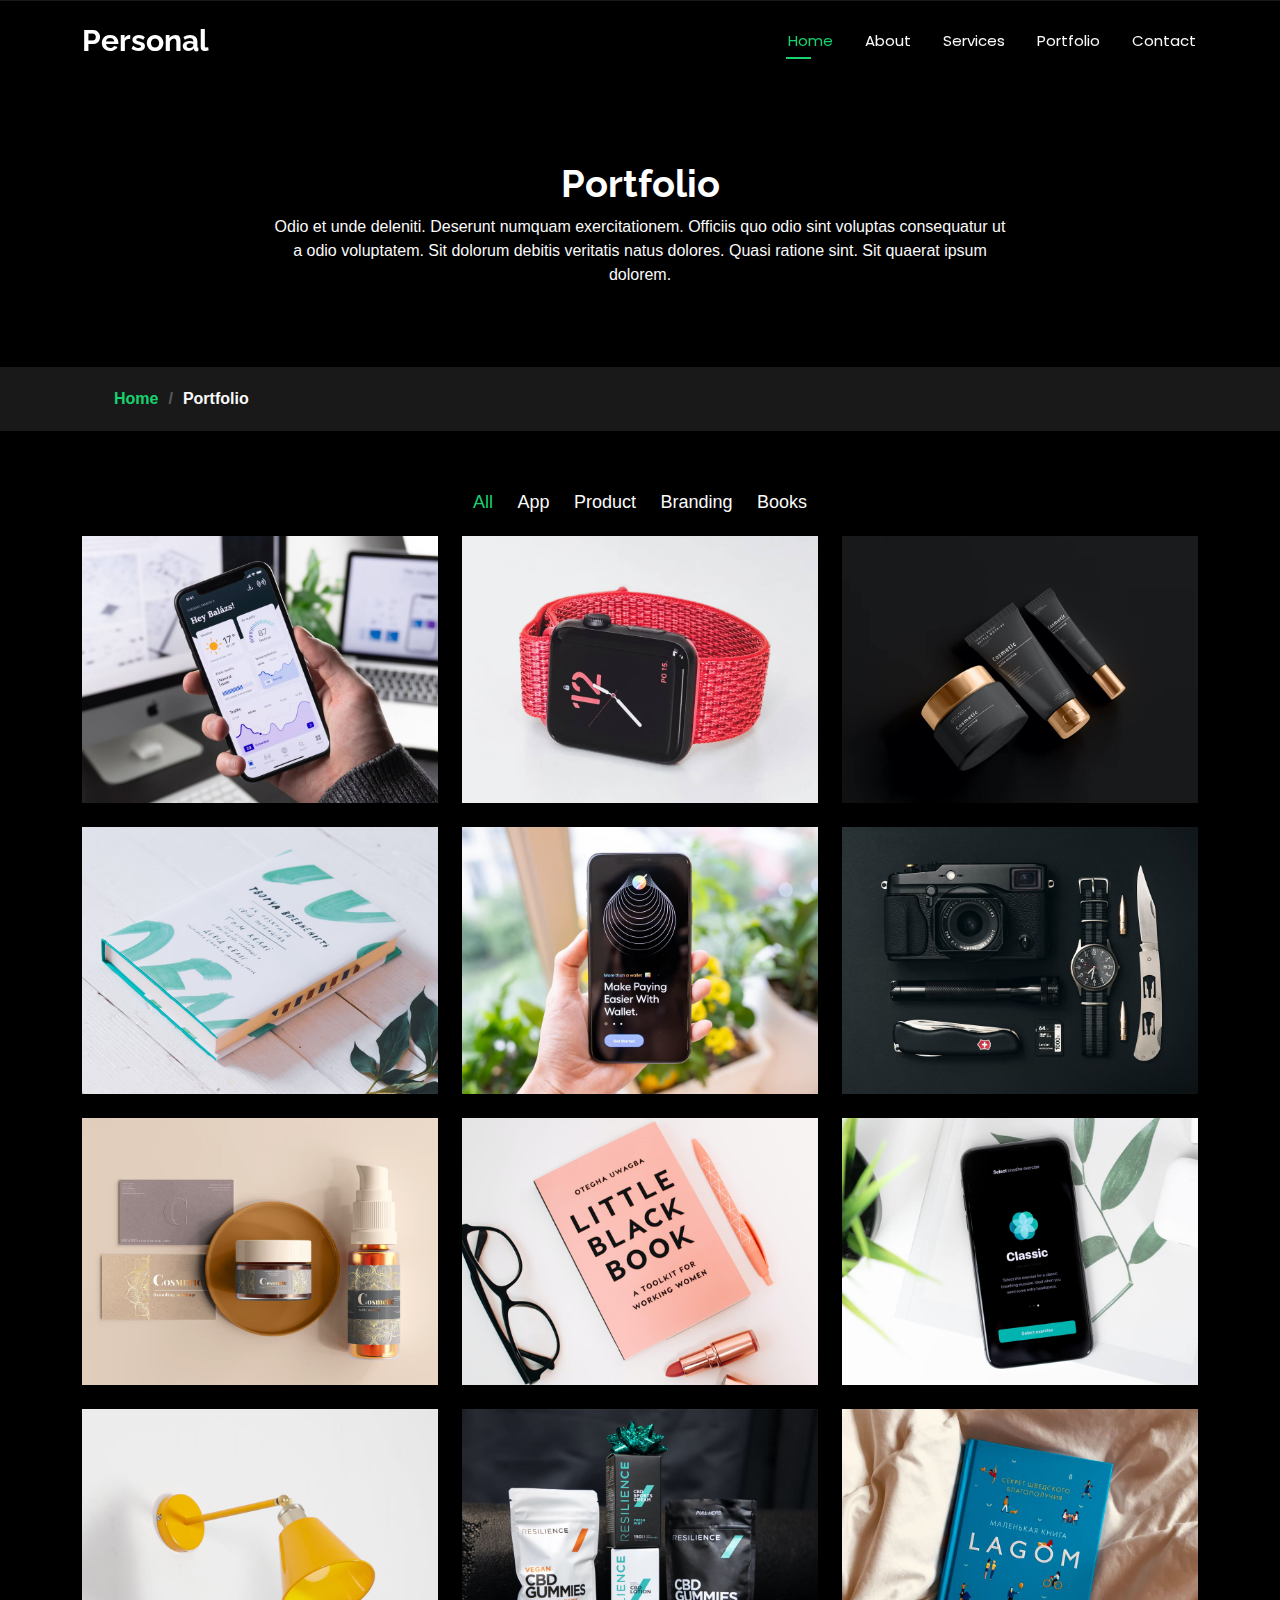
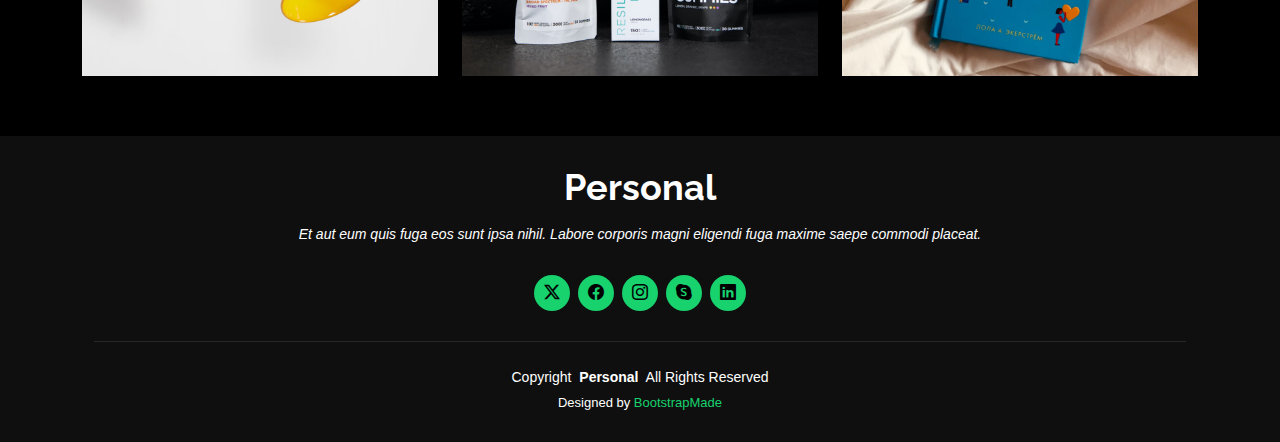
<file: portfolio.html>
<!DOCTYPE html>
<html lang="en">

<head>
  <meta charset="utf-8">
  <meta content="width=device-width, initial-scale=1.0" name="viewport">
  <title>Portfolio - Personal Bootstrap Template</title>
  <meta name="description" content="">
  <meta name="keywords" content="">

  <!-- Favicons -->
  <link href="assets/img/favicon.png" rel="icon">
  <link href="assets/img/apple-touch-icon.png" rel="apple-touch-icon">

  <!-- Fonts -->
  <link href="https://fonts.googleapis.com" rel="preconnect">
  <link href="https://fonts.gstatic.com" rel="preconnect" crossorigin>
  <link href="https://fonts.googleapis.com/css2?family=Roboto:ital,wght@0,100;0,300;0,400;0,500;0,700;0,900;1,100;1,300;1,400;1,500;1,700;1,900&family=Poppins:ital,wght@0,100;0,200;0,300;0,400;0,500;0,600;0,700;0,800;0,900;1,100;1,200;1,300;1,400;1,500;1,600;1,700;1,800;1,900&family=Raleway:ital,wght@0,100;0,200;0,300;0,400;0,500;0,600;0,700;0,800;0,900;1,100;1,200;1,300;1,400;1,500;1,600;1,700;1,800;1,900&display=swap" rel="stylesheet">

  <!-- Vendor CSS Files -->
  <link href="assets/vendor/bootstrap/css/bootstrap.min.css" rel="stylesheet">
  <link href="assets/vendor/bootstrap-icons/bootstrap-icons.css" rel="stylesheet">
  <link href="assets/vendor/aos/aos.css" rel="stylesheet">
  <link href="assets/vendor/swiper/swiper-bundle.min.css" rel="stylesheet">
  <link href="assets/vendor/glightbox/css/glightbox.min.css" rel="stylesheet">

  <!-- Main CSS File -->
  <link href="assets/css/main.css" rel="stylesheet">

  <!-- =======================================================
  * Template Name: Personal
  * Template URL: https://bootstrapmade.com/personal-free-resume-bootstrap-template/
  * Updated: Aug 07 2024 with Bootstrap v5.3.3
  * Author: BootstrapMade.com
  * License: https://bootstrapmade.com/license/
  ======================================================== -->
</head>

<body class="portfolio-page">

  <header id="header" class="header d-flex align-items-center fixed-top">
    <div class="container-fluid container-xl position-relative d-flex align-items-center justify-content-between">

      <a href="index.html" class="logo d-flex align-items-center">
        <!-- Uncomment the line below if you also wish to use an image logo -->
        <!-- <img src="assets/img/logo.png" alt=""> -->
        <h1 class="sitename">Personal</h1>
      </a>

      <nav id="navmenu" class="navmenu ">
        <ul>
          <li><a href="index.html" class="active">Home</a></li>
          <li><a href="about.html">About</a></li>
          <li><a href="resume.html">Services</a></li>
                    <li><a href="portfolio.html">Portfolio</a></li>
          <li><a href="contact.html">Contact</a></li>
        </ul>
        <i class="mobile-nav-toggle d-xl-none bi bi-list"></i>
      </nav>


    </div>
  </header>

  <main class="main">

    <!-- Page Title -->
    <div class="page-title" data-aos="fade">
      <div class="heading">
        <div class="container">
          <div class="row d-flex justify-content-center text-center">
            <div class="col-lg-8">
              <h1>Portfolio</h1>
              <p class="mb-0">Odio et unde deleniti. Deserunt numquam exercitationem. Officiis quo odio sint voluptas consequatur ut a odio voluptatem. Sit dolorum debitis veritatis natus dolores. Quasi ratione sint. Sit quaerat ipsum dolorem.</p>
            </div>
          </div>
        </div>
      </div>
      <nav class="breadcrumbs">
        <div class="container">
          <ol>
            <li><a href="index.html">Home</a></li>
            <li class="current">Portfolio</li>
          </ol>
        </div>
      </nav>
    </div><!-- End Page Title -->

    <!-- Portfolio Section -->
    <section id="portfolio" class="portfolio section">

      <div class="container">

        <div class="isotope-layout" data-default-filter="*" data-layout="masonry" data-sort="original-order">

          <ul class="portfolio-filters isotope-filters" data-aos="fade-up" data-aos-delay="100">
            <li data-filter="*" class="filter-active">All</li>
            <li data-filter=".filter-app">App</li>
            <li data-filter=".filter-product">Product</li>
            <li data-filter=".filter-branding">Branding</li>
            <li data-filter=".filter-books">Books</li>
          </ul><!-- End Portfolio Filters -->

          <div class="row gy-4 isotope-container" data-aos="fade-up" data-aos-delay="200">

            <div class="col-lg-4 col-md-6 portfolio-item isotope-item filter-app">
              <div class="portfolio-content h-100">
                <img src="assets/img/portfolio/app-1.jpg" class="img-fluid" alt="">
                <div class="portfolio-info">
                  <h4>App 1</h4>
                  <p>Lorem ipsum, dolor sit amet consectetur</p>
                  <a href="assets/img/portfolio/app-1.jpg" title="App 1" data-gallery="portfolio-gallery-app" class="glightbox preview-link"><i class="bi bi-zoom-in"></i></a>
                  <a href="portfolio-details.html" title="More Details" class="details-link"><i class="bi bi-link-45deg"></i></a>
                </div>
              </div>
            </div><!-- End Portfolio Item -->

            <div class="col-lg-4 col-md-6 portfolio-item isotope-item filter-product">
              <div class="portfolio-content h-100">
                <img src="assets/img/portfolio/product-1.jpg" class="img-fluid" alt="">
                <div class="portfolio-info">
                  <h4>Product 1</h4>
                  <p>Lorem ipsum, dolor sit amet consectetur</p>
                  <a href="assets/img/portfolio/product-1.jpg" title="Product 1" data-gallery="portfolio-gallery-product" class="glightbox preview-link"><i class="bi bi-zoom-in"></i></a>
                  <a href="portfolio-details.html" title="More Details" class="details-link"><i class="bi bi-link-45deg"></i></a>
                </div>
              </div>
            </div><!-- End Portfolio Item -->

            <div class="col-lg-4 col-md-6 portfolio-item isotope-item filter-branding">
              <div class="portfolio-content h-100">
                <img src="assets/img/portfolio/branding-1.jpg" class="img-fluid" alt="">
                <div class="portfolio-info">
                  <h4>Branding 1</h4>
                  <p>Lorem ipsum, dolor sit amet consectetur</p>
                  <a href="assets/img/portfolio/branding-1.jpg" title="Branding 1" data-gallery="portfolio-gallery-branding" class="glightbox preview-link"><i class="bi bi-zoom-in"></i></a>
                  <a href="portfolio-details.html" title="More Details" class="details-link"><i class="bi bi-link-45deg"></i></a>
                </div>
              </div>
            </div><!-- End Portfolio Item -->

            <div class="col-lg-4 col-md-6 portfolio-item isotope-item filter-books">
              <div class="portfolio-content h-100">
                <img src="assets/img/portfolio/books-1.jpg" class="img-fluid" alt="">
                <div class="portfolio-info">
                  <h4>Books 1</h4>
                  <p>Lorem ipsum, dolor sit amet consectetur</p>
                  <a href="assets/img/portfolio/books-1.jpg" title="Branding 1" data-gallery="portfolio-gallery-book" class="glightbox preview-link"><i class="bi bi-zoom-in"></i></a>
                  <a href="portfolio-details.html" title="More Details" class="details-link"><i class="bi bi-link-45deg"></i></a>
                </div>
              </div>
            </div><!-- End Portfolio Item -->

            <div class="col-lg-4 col-md-6 portfolio-item isotope-item filter-app">
              <div class="portfolio-content h-100">
                <img src="assets/img/portfolio/app-2.jpg" class="img-fluid" alt="">
                <div class="portfolio-info">
                  <h4>App 2</h4>
                  <p>Lorem ipsum, dolor sit amet consectetur</p>
                  <a href="assets/img/portfolio/app-2.jpg" title="App 2" data-gallery="portfolio-gallery-app" class="glightbox preview-link"><i class="bi bi-zoom-in"></i></a>
                  <a href="portfolio-details.html" title="More Details" class="details-link"><i class="bi bi-link-45deg"></i></a>
                </div>
              </div>
            </div><!-- End Portfolio Item -->

            <div class="col-lg-4 col-md-6 portfolio-item isotope-item filter-product">
              <div class="portfolio-content h-100">
                <img src="assets/img/portfolio/product-2.jpg" class="img-fluid" alt="">
                <div class="portfolio-info">
                  <h4>Product 2</h4>
                  <p>Lorem ipsum, dolor sit amet consectetur</p>
                  <a href="assets/img/portfolio/product-2.jpg" title="Product 2" data-gallery="portfolio-gallery-product" class="glightbox preview-link"><i class="bi bi-zoom-in"></i></a>
                  <a href="portfolio-details.html" title="More Details" class="details-link"><i class="bi bi-link-45deg"></i></a>
                </div>
              </div>
            </div><!-- End Portfolio Item -->

            <div class="col-lg-4 col-md-6 portfolio-item isotope-item filter-branding">
              <div class="portfolio-content h-100">
                <img src="assets/img/portfolio/branding-2.jpg" class="img-fluid" alt="">
                <div class="portfolio-info">
                  <h4>Branding 2</h4>
                  <p>Lorem ipsum, dolor sit amet consectetur</p>
                  <a href="assets/img/portfolio/branding-2.jpg" title="Branding 2" data-gallery="portfolio-gallery-branding" class="glightbox preview-link"><i class="bi bi-zoom-in"></i></a>
                  <a href="portfolio-details.html" title="More Details" class="details-link"><i class="bi bi-link-45deg"></i></a>
                </div>
              </div>
            </div><!-- End Portfolio Item -->

            <div class="col-lg-4 col-md-6 portfolio-item isotope-item filter-books">
              <div class="portfolio-content h-100">
                <img src="assets/img/portfolio/books-2.jpg" class="img-fluid" alt="">
                <div class="portfolio-info">
                  <h4>Books 2</h4>
                  <p>Lorem ipsum, dolor sit amet consectetur</p>
                  <a href="assets/img/portfolio/books-2.jpg" title="Branding 2" data-gallery="portfolio-gallery-book" class="glightbox preview-link"><i class="bi bi-zoom-in"></i></a>
                  <a href="portfolio-details.html" title="More Details" class="details-link"><i class="bi bi-link-45deg"></i></a>
                </div>
              </div>
            </div><!-- End Portfolio Item -->

            <div class="col-lg-4 col-md-6 portfolio-item isotope-item filter-app">
              <div class="portfolio-content h-100">
                <img src="assets/img/portfolio/app-3.jpg" class="img-fluid" alt="">
                <div class="portfolio-info">
                  <h4>App 3</h4>
                  <p>Lorem ipsum, dolor sit amet consectetur</p>
                  <a href="assets/img/portfolio/app-3.jpg" title="App 3" data-gallery="portfolio-gallery-app" class="glightbox preview-link"><i class="bi bi-zoom-in"></i></a>
                  <a href="portfolio-details.html" title="More Details" class="details-link"><i class="bi bi-link-45deg"></i></a>
                </div>
              </div>
            </div><!-- End Portfolio Item -->

            <div class="col-lg-4 col-md-6 portfolio-item isotope-item filter-product">
              <div class="portfolio-content h-100">
                <img src="assets/img/portfolio/product-3.jpg" class="img-fluid" alt="">
                <div class="portfolio-info">
                  <h4>Product 3</h4>
                  <p>Lorem ipsum, dolor sit amet consectetur</p>
                  <a href="assets/img/portfolio/product-3.jpg" title="Product 3" data-gallery="portfolio-gallery-product" class="glightbox preview-link"><i class="bi bi-zoom-in"></i></a>
                  <a href="portfolio-details.html" title="More Details" class="details-link"><i class="bi bi-link-45deg"></i></a>
                </div>
              </div>
            </div><!-- End Portfolio Item -->

            <div class="col-lg-4 col-md-6 portfolio-item isotope-item filter-branding">
              <div class="portfolio-content h-100">
                <img src="assets/img/portfolio/branding-3.jpg" class="img-fluid" alt="">
                <div class="portfolio-info">
                  <h4>Branding 3</h4>
                  <p>Lorem ipsum, dolor sit amet consectetur</p>
                  <a href="assets/img/portfolio/branding-3.jpg" title="Branding 2" data-gallery="portfolio-gallery-branding" class="glightbox preview-link"><i class="bi bi-zoom-in"></i></a>
                  <a href="portfolio-details.html" title="More Details" class="details-link"><i class="bi bi-link-45deg"></i></a>
                </div>
              </div>
            </div><!-- End Portfolio Item -->

            <div class="col-lg-4 col-md-6 portfolio-item isotope-item filter-books">
              <div class="portfolio-content h-100">
                <img src="assets/img/portfolio/books-3.jpg" class="img-fluid" alt="">
                <div class="portfolio-info">
                  <h4>Books 3</h4>
                  <p>Lorem ipsum, dolor sit amet consectetur</p>
                  <a href="assets/img/portfolio/books-3.jpg" title="Branding 3" data-gallery="portfolio-gallery-book" class="glightbox preview-link"><i class="bi bi-zoom-in"></i></a>
                  <a href="portfolio-details.html" title="More Details" class="details-link"><i class="bi bi-link-45deg"></i></a>
                </div>
              </div>
            </div><!-- End Portfolio Item -->

          </div><!-- End Portfolio Container -->

        </div>

      </div>

    </section><!-- /Portfolio Section -->

  </main>

  <footer id="footer" class="footer dark-background">
    <div class="container">
      <h3 class="sitename">Personal</h3>
      <p>Et aut eum quis fuga eos sunt ipsa nihil. Labore corporis magni eligendi fuga maxime saepe commodi placeat.</p>
      <div class="social-links d-flex justify-content-center">
        <a href=""><i class="bi bi-twitter-x"></i></a>
        <a href=""><i class="bi bi-facebook"></i></a>
        <a href=""><i class="bi bi-instagram"></i></a>
        <a href=""><i class="bi bi-skype"></i></a>
        <a href=""><i class="bi bi-linkedin"></i></a>
      </div>
      <div class="container">
        <div class="copyright">
          <span>Copyright</span> <strong class="px-1 sitename">Personal</strong> <span>All Rights Reserved</span>
        </div>
        <div class="credits">
          <!-- All the links in the footer should remain intact. -->
          <!-- You can delete the links only if you've purchased the pro version. -->
          <!-- Licensing information: https://bootstrapmade.com/license/ -->
          <!-- Purchase the pro version with working PHP/AJAX contact form: [buy-url] -->
          Designed by <a href="https://bootstrapmade.com/">BootstrapMade</a>
        </div>
      </div>
    </div>
  </footer>

  <!-- Scroll Top -->
  <a href="#" id="scroll-top" class="scroll-top d-flex align-items-center justify-content-center"><i class="bi bi-arrow-up-short"></i></a>

  <!-- Preloader -->
  <div id="preloader"></div>

  <!-- Vendor JS Files -->
  <script src="assets/vendor/bootstrap/js/bootstrap.bundle.min.js"></script>
  <script src="assets/vendor/php-email-form/validate.js"></script>
  <script src="assets/vendor/aos/aos.js"></script>
  <script src="assets/vendor/typed.js/typed.umd.js"></script>
  <script src="assets/vendor/purecounter/purecounter_vanilla.js"></script>
  <script src="assets/vendor/waypoints/noframework.waypoints.js"></script>
  <script src="assets/vendor/swiper/swiper-bundle.min.js"></script>
  <script src="assets/vendor/glightbox/js/glightbox.min.js"></script>
  <script src="assets/vendor/imagesloaded/imagesloaded.pkgd.min.js"></script>
  <script src="assets/vendor/isotope-layout/isotope.pkgd.min.js"></script>

  <!-- Main JS File -->
  <script src="assets/js/main.js"></script>

</body>

</html>
</file>
<file: assets/css/main.css>
/**
* Template Name: Personal
* Template URL: https://bootstrapmade.com/personal-free-resume-bootstrap-template/
* Updated: Aug 07 2024 with Bootstrap v5.3.3
* Author: BootstrapMade.com
* License: https://bootstrapmade.com/license/
*/

/*--------------------------------------------------------------
# Font & Color Variables
# Help: https://bootstrapmade.com/color-system/
--------------------------------------------------------------*/
/* Fonts */
:root {
  --default-font: "Roboto",  system-ui, -apple-system, "Segoe UI", Roboto, "Helvetica Neue", Arial, "Noto Sans", "Liberation Sans", sans-serif, "Apple Color Emoji", "Segoe UI Emoji", "Segoe UI Symbol", "Noto Color Emoji";
  --heading-font: "Raleway",  sans-serif;
  --nav-font: "Poppins",  sans-serif;
}

/* Global Colors - The following color variables are used throughout the website. Updating them here will change the color scheme of the entire website */
:root { 
  --background-color: #000000; /* Background color for the entire website, including individual sections */
  --default-color: #fafafa; /* Default color used for the majority of the text content across the entire website */
  --heading-color: #ffffff; /* Color for headings, subheadings and title throughout the website */
  --accent-color: #18d26e; /* Accent color that represents your brand on the website. It's used for buttons, links, and other elements that need to stand out */
  --surface-color: #1a1a1a; /* The surface color is used as a background of boxed elements within sections, such as cards, icon boxes, or other elements that require a visual separation from the global background. */
  --contrast-color: #000000; /* Contrast color for text, ensuring readability against backgrounds of accent, heading, or default colors. */
}

/* Nav Menu Colors - The following color variables are used specifically for the navigation menu. They are separate from the global colors to allow for more customization options */
:root {
  --nav-color: #fafafa;  /* The default color of the main navmenu links */
  --nav-hover-color: #18d26e; /* Applied to main navmenu links when they are hovered over or active */
  --nav-mobile-background-color: #1a1a1a; /* Used as the background color for mobile navigation menu */
  --nav-dropdown-background-color: #1a1a1a; /* Used as the background color for dropdown items that appear when hovering over primary navigation items */
  --nav-dropdown-color: #fafafa; /* Used for navigation links of the dropdown items in the navigation menu. */
  --nav-dropdown-hover-color: #18d26e; /* Similar to --nav-hover-color, this color is applied to dropdown navigation links when they are hovered over. */
}

/* Color Presets - These classes override global colors when applied to any section or element, providing reuse of the sam color scheme. */

.light-background {
  --background-color: #1a1a1a;
  --surface-color: #343434;
}

.dark-background {
  --background-color: rgba(15, 15, 15, 0.975);
  --default-color: #ffffff;
  --heading-color: #ffffff;
  --surface-color: #292929f9;
  --contrast-color: #000000;
}

/* Smooth scroll */
:root {
  scroll-behavior: smooth;
}


/*--------------------------------------------------------------
# General Styling & Shared Classes
--------------------------------------------------------------*/
body {
  color: var(--default-color);
  background-color: var(--background-color);
  font-family: var(--default-font);
}

a {
  color: var(--accent-color);
  text-decoration: none;
  transition: 0.3s;
}

a:hover {
  color: color-mix(in srgb, var(--accent-color), transparent 25%);
  text-decoration: none;
}

h1,
h2,
h3,
h4,
h5,
h6 {
  color: var(--heading-color);
  font-family: var(--heading-font);
}

/* PHP Email Form Messages
------------------------------*/
.php-email-form .error-message {
  display: none;
  background: #df1529;
  color: #ffffff;
  text-align: left;
  padding: 15px;
  margin-bottom: 24px;
  font-weight: 600;
}

.php-email-form .sent-message {
  display: none;
  color: #ffffff;
  background: #059652;
  text-align: center;
  padding: 15px;
  margin-bottom: 24px;
  font-weight: 600;
}

.php-email-form .loading {
  display: none;
  background: var(--surface-color);
  text-align: center;
  padding: 15px;
  margin-bottom: 24px;
}

.php-email-form .loading:before {
  content: "";
  display: inline-block;
  border-radius: 50%;
  width: 24px;
  height: 24px;
  margin: 0 10px -6px 0;
  border: 3px solid var(--accent-color);
  border-top-color: var(--surface-color);
  animation: php-email-form-loading 1s linear infinite;
}

@keyframes php-email-form-loading {
  0% {
    transform: rotate(0deg);
  }

  100% {
    transform: rotate(360deg);
  }
}

/*--------------------------------------------------------------
# Global Header
--------------------------------------------------------------*/
.header {
  --background-color: rgba(0, 0, 0, 0);
  color: var(--default-color);
  background-color: var(--background-color);
  padding: 15px 0;
  transition: all 0.5s;
  z-index: 997;
}

.header .logo {
  line-height: 1;
}

.header .logo img {
  max-height: 32px;
  margin-right: 8px;
}

.header .logo h1 {
  font-size: 30px;
  margin: 0;
  font-weight: 700;
  color: var(--heading-color);
}

.scrolled .header {
  box-shadow: 0px 0 18px rgba(0, 0, 0, 0.1);
}

/* Global Header on Scroll
------------------------------*/
.scrolled .header {
  --background-color: rgba(0, 0, 0, 0.8);
}

/*--------------------------------------------------------------
# Navigation Menu
--------------------------------------------------------------*/
/* Desktop Navigation */
@media (min-width: 1200px) {
  .navmenu {
    padding: 0;
  }

  .navmenu ul {
    margin: 0;
    padding: 0;
    display: flex;
    list-style: none;
    align-items: center;
  }

  .navmenu li {
    position: relative;
  }

  .navmenu>ul>li {
    white-space: nowrap;
    padding: 15px 14px;
  }

  .navmenu>ul>li:last-child {
    padding-right: 0;
  }

  .navmenu a,
  .navmenu a:focus {
    color: var(--nav-color);
    font-size: 15px;
    padding: 0 2px;
    font-family: var(--nav-font);
    font-weight: 400;
    display: flex;
    align-items: center;
    justify-content: space-between;
    white-space: nowrap;
    transition: 0.3s;
    position: relative;
  }

  .navmenu a i,
  .navmenu a:focus i {
    font-size: 12px;
    line-height: 0;
    margin-left: 5px;
    transition: 0.3s;
  }

  .navmenu>ul>li>a:before {
    content: "";
    position: absolute;
    height: 2px;
    bottom: -6px;
    left: 0;
    background-color: var(--nav-hover-color);
    visibility: hidden;
    width: 0px;
    transition: all 0.3s ease-in-out 0s;
  }

  .navmenu a:hover:before,
  .navmenu li:hover>a:before,
  .navmenu .active:before {
    visibility: visible;
    width: 25px;
  }

  .navmenu li:hover>a,
  .navmenu .active,
  .navmenu .active:focus {
    color: var(--nav-hover-color);
  }

  .navmenu .dropdown ul {
    margin: 0;
    padding: 10px 0;
    background: var(--nav-dropdown-background-color);
    display: block;
    position: absolute;
    visibility: hidden;
    left: 14px;
    top: 130%;
    opacity: 0;
    transition: 0.3s;
    border-radius: 4px;
    z-index: 99;
    box-shadow: 0px 0px 30px rgba(0, 0, 0, 0.1);
  }

  .navmenu .dropdown ul li {
    min-width: 200px;
  }

  .navmenu .dropdown ul a {
    padding: 10px 20px;
    font-size: 15px;
    text-transform: none;
    color: var(--nav-dropdown-color);
  }

  .navmenu .dropdown ul a i {
    font-size: 12px;
  }

  .navmenu .dropdown ul a:hover,
  .navmenu .dropdown ul .active:hover,
  .navmenu .dropdown ul li:hover>a {
    color: var(--nav-dropdown-hover-color);
  }

  .navmenu .dropdown:hover>ul {
    opacity: 1;
    top: 100%;
    visibility: visible;
  }

  .navmenu .dropdown .dropdown ul {
    top: 0;
    left: -90%;
    visibility: hidden;
  }

  .navmenu .dropdown .dropdown:hover>ul {
    opacity: 1;
    top: 0;
    left: -100%;
    visibility: visible;
  }
}

/* Mobile Navigation */
@media (max-width: 1199px) {
  .mobile-nav-toggle {
    color: var(--nav-color);
    font-size: 28px;
    line-height: 0;
    margin-right: 10px;
    cursor: pointer;
    transition: color 0.3s;
  }

  .navmenu {
    padding: 0;
    z-index: 9997;
  }

  .navmenu ul {
    display: none;
    list-style: none;
    position: absolute;
    inset: 60px 20px 20px 20px;
    padding: 10px 0;
    margin: 0;
    border-radius: 6px;
    background-color: var(--nav-mobile-background-color);
    border: 1px solid color-mix(in srgb, var(--default-color), transparent 90%);
    box-shadow: none;
    overflow-y: auto;
    transition: 0.3s;
    z-index: 9998;
  }

  .navmenu a,
  .navmenu a:focus {
    color: var(--nav-dropdown-color);
    padding: 10px 20px;
    font-family: var(--nav-font);
    font-size: 17px;
    font-weight: 500;
    display: flex;
    align-items: center;
    justify-content: space-between;
    white-space: nowrap;
    transition: 0.3s;
  }

  .navmenu a i,
  .navmenu a:focus i {
    font-size: 12px;
    line-height: 0;
    margin-left: 5px;
    width: 30px;
    height: 30px;
    display: flex;
    align-items: center;
    justify-content: center;
    border-radius: 50%;
    transition: 0.3s;
    background-color: color-mix(in srgb, var(--accent-color), transparent 90%);
  }

  .navmenu a i:hover,
  .navmenu a:focus i:hover {
    background-color: var(--accent-color);
    color: var(--contrast-color);
  }

  .navmenu a:hover,
  .navmenu .active,
  .navmenu .active:focus {
    color: var(--nav-dropdown-hover-color);
  }

  .navmenu .active i,
  .navmenu .active:focus i {
    background-color: var(--accent-color);
    color: var(--contrast-color);
    transform: rotate(180deg);
  }

  .navmenu .dropdown ul {
    position: static;
    display: none;
    z-index: 99;
    padding: 10px 0;
    margin: 10px 20px;
    background-color: var(--nav-dropdown-background-color);
    transition: all 0.5s ease-in-out;
  }

  .navmenu .dropdown ul ul {
    background-color: rgba(33, 37, 41, 0.1);
  }

  .navmenu .dropdown>.dropdown-active {
    display: block;
    background-color: rgba(33, 37, 41, 0.03);
  }

  .mobile-nav-active {
    overflow: hidden;
  }

  .mobile-nav-active .mobile-nav-toggle {
    color: #fff;
    position: absolute;
    font-size: 32px;
    top: 15px;
    right: 15px;
    margin-right: 0;
    z-index: 9999;
  }

  .mobile-nav-active .navmenu {
    position: fixed;
    overflow: hidden;
    inset: 0;
    background: rgba(33, 37, 41, 0.8);
    transition: 0.3s;
  }

  .mobile-nav-active .navmenu>ul {
    display: block;
  }
}

/*--------------------------------------------------------------
# Global Footer
--------------------------------------------------------------*/
.footer {
  color: var(--default-color);
  background-color: var(--background-color);
  font-size: 14px;
  text-align: center;
  padding: 30px 0;
  position: relative;
}

.footer h3 {
  font-size: 36px;
  font-weight: 700;
  position: relative;
  padding: 0;
  margin: 0 0 15px 0;
}

.footer p {
  font-size: 15;
  font-style: italic;
  padding: 0;
  margin: 0 0 30px 0;
}

.footer .social-links {
  margin: 0 0 30px 0;
}

.footer .social-links a {
  font-size: 16px;
  display: flex;
  align-items: center;
  justify-content: center;
  background: var(--accent-color);
  color: var(--contrast-color);
  line-height: 1;
  margin: 0 4px;
  border-radius: 50%;
  text-align: center;
  width: 36px;
  height: 36px;
  transition: 0.3s;
}

.footer .social-links a:hover {
  background: color-mix(in srgb, var(--accent-color), transparent 20%);
  text-decoration: none;
}

.footer .copyright {
  padding-top: 25px;
  border-top: 1px solid color-mix(in srgb, var(--default-color), transparent 90%);
}

.footer .credits {
  font-size: 13px;
  padding-top: 5px;
}

/*--------------------------------------------------------------
# Preloader
--------------------------------------------------------------*/
#preloader {
  position: fixed;
  inset: 0;
  z-index: 999999;
  overflow: hidden;
  background: var(--background-color);
  transition: all 0.6s ease-out;
}

#preloader:before {
  content: "";
  position: fixed;
  top: calc(50% - 30px);
  left: calc(50% - 30px);
  border: 6px solid #ffffff;
  border-color: var(--accent-color) transparent var(--accent-color) transparent;
  border-radius: 50%;
  width: 60px;
  height: 60px;
  animation: animate-preloader 1.5s linear infinite;
}

@keyframes animate-preloader {
  0% {
    transform: rotate(0deg);
  }

  100% {
    transform: rotate(360deg);
  }
}

/*--------------------------------------------------------------
# Scroll Top Button
--------------------------------------------------------------*/
.scroll-top {
  position: fixed;
  visibility: hidden;
  opacity: 0;
  right: 15px;
  bottom: -15px;
  z-index: 99999;
  background-color: var(--accent-color);
  width: 44px;
  height: 44px;
  border-radius: 50px;
  transition: all 0.4s;
}

.scroll-top i {
  font-size: 24px;
  color: var(--contrast-color);
  line-height: 0;
}

.scroll-top:hover {
  background-color: color-mix(in srgb, var(--accent-color), transparent 20%);
  color: var(--contrast-color);
}

.scroll-top.active {
  visibility: visible;
  opacity: 1;
  bottom: 15px;
}

/*--------------------------------------------------------------
# Disable aos animation delay on mobile devices
--------------------------------------------------------------*/
@media screen and (max-width: 768px) {
  [data-aos-delay] {
    transition-delay: 0 !important;
  }
}

/*--------------------------------------------------------------
# Global Page Titles & Breadcrumbs
--------------------------------------------------------------*/
.page-title {
  color: var(--default-color);
  background-color: var(--background-color);
  position: relative;
}

.page-title .heading {
  padding: 160px 0 80px 0;
  border-top: 1px solid color-mix(in srgb, var(--default-color), transparent 90%);
}

.page-title .heading h1 {
  font-size: 38px;
  font-weight: 700;
}

.page-title nav {
  background-color: color-mix(in srgb, var(--default-color), transparent 90%);
  padding: 20px 0;
}

.page-title nav ol {
  display: flex;
  flex-wrap: wrap;
  list-style: none;
  margin: 0;
  font-size: 16px;
  font-weight: 600;
}

.page-title nav ol li+li {
  padding-left: 10px;
}

.page-title nav ol li+li::before {
  content: "/";
  display: inline-block;
  padding-right: 10px;
  color: color-mix(in srgb, var(--default-color), transparent 70%);
}

/*--------------------------------------------------------------
# Global Sections
--------------------------------------------------------------*/
section,
.section {
  color: var(--default-color);
  background-color: var(--background-color);
  padding: 60px 0;
  scroll-margin-top: 100px;
  overflow: clip;
}

@media (max-width: 1199px) {

  section,
  .section {
    scroll-margin-top: 66px;
  }
}

/*--------------------------------------------------------------
# Global Section Titles
--------------------------------------------------------------*/
.section-title {
  padding-bottom: 60px;
  position: relative;
}

.section-title h2 {
  font-size: 14px;
  font-weight: 500;
  padding: 0;
  line-height: 1px;
  margin: 0;
  letter-spacing: 1.5px;
  text-transform: uppercase;
  color: color-mix(in srgb, var(--default-color), transparent 50%);
  position: relative;
}

.section-title h2::after {
  content: "";
  width: 120px;
  height: 1px;
  display: inline-block;
  background: var(--accent-color);
  margin: 4px 10px;
}

.section-title div {
  color: var(--heading-color);
  margin: 0;
  margin: 0;
  font-size: 28px;
  font-weight: 700;
  text-transform: uppercase;
  font-family: var(--heading-font);
}

/*--------------------------------------------------------------
# Hero Section
--------------------------------------------------------------*/
.hero {
  display: flex;
  align-items: center;
  justify-content: space-between;
  min-height: 100vh;
  padding: 0 20px;
}

.hero-content {
  max-width: 60%;
  margin-right: 0;
 /* Reduce margin on the right to decrease spacing */
}

.hero-image {
  flex: 0 1 auto;
  display: flex;
  justify-content: center;
  align-items: center;
  margin-right: 10%;
}

.profile-image {
  width: 260px; /* Adjust as needed */
  height: 260px; /* Adjust as needed */
  border-radius: 50%; /* Makes the image circular */
  background-color: #18d26e; /* Teal background color */
  display: flex;
  align-items: center;
  justify-content: center;
  overflow: hidden;
 
  box-shadow: 0 4px 10px rgba(0, 0, 0, 0.2); /* Optional shadow */
}

.profile-image img {
  width: 90%; /* Slight padding inside the circle */
  height: 90%;
  object-fit: cover; /* Ensures the image scales without distortion */
  border-radius: 50%; /* Keeps the image itself circular */
}

.hero {
  width: 100%;
  min-height: 100vh;
  position: relative;
  gap: 10px; 
  display: flex;
  align-items: center;
  justify-content: flex-end;
  background-image: none;
  padding: 0 20px;
}



.hero .container {
  position: relative;
  z-index: 3;
  margin-left: 18%;
  padding: 0;
}

.hero h2 {
  margin: 0;
  font-size: 64px;
  font-weight: 700;
}

.hero p {
  margin: 5px 0 0 0;
  font-size: 26px;
}

.hero p span {
  letter-spacing: 1px;
  border-bottom: 2px solid var(--accent-color);
}

.hero .social-links {
  margin-top: 25px;
}

.hero .social-links a {
  background-color: color-mix(in srgb, var(--default-color), transparent 90%);
  color: var(--default-color);
  font-size: 14px;
  width: 40px;
  height: 40px;
  border-radius: 50px;
  display: inline-flex;
  align-items: center;
  justify-content: center;
  margin-right: 20px;
  transition: 0.3s;
}

.hero .social-links a:hover {
  background-color: var(--accent-color);
}

@media (max-width: 768px) {
  .hero h2 {
    font-size: 32px;
  }

  .hero p {
    font-size: 20px;
  }
  
}

/*--------------------------------------------------------------
# About Section
--------------------------------------------------------------*/
.about .content h2 {
  font-weight: 700;
  font-size: 24px;
}

.about .content ul {
  list-style: none;
  padding: 0;
}

.about img{
  width: 100%; 
  height: 450px;
   object-fit: cover;
}
.about .content ul li {
  margin-bottom: 20px;
  display: flex;
  align-items: center;
}

.about .content ul strong {
  margin-right: 10px;
}

.about .content ul i {
  font-size: 16px;
  margin-right: 5px;
  color: var(--accent-color);
  line-height: 0;
}

/*--------------------------------------------------------------
# Stats Section
--------------------------------------------------------------*/
.stats i {
  background-color: var(--surface-color);
  color: var(--accent-color);
  box-shadow: 0px 2px 25px rgba(0, 0, 0, 0.1);
  width: 54px;
  height: 54px;
  font-size: 24px;
  border-radius: 50px;
  border: 2px solid var(--background-color);
  display: inline-flex;
  align-items: center;
  justify-content: center;
  position: relative;
  z-index: 1;
}

.stats .stats-item {
  background-color: var(--surface-color);
  margin-top: -27px;
  padding: 30px 30px 25px 30px;
  width: 100%;
  position: relative;
  text-align: center;
  box-shadow: 0px 2px 35px rgba(0, 0, 0, 0.1);
  border-radius: 4px;
  z-index: 0;
}

.stats .stats-item span {
  font-size: 36px;
  display: block;
  font-weight: 700;
  color: color-mix(in srgb, var(--default-color), transparent 20%);
}

.stats .stats-item p {
  padding: 0;
  margin: 0;
  font-family: var(--heading-font);
  font-size: 16px;
}

/*--------------------------------------------------------------
# Skills Section
--------------------------------------------------------------*/
.skills .progress {
  height: 60px;
  display: block;
  background: none;
  border-radius: 0;
}

.skills .progress .skill {
  color: var(--heading-color);
  padding: 0;
  margin: 0 0 6px 0;
  text-transform: uppercase;
  display: block;
  font-weight: 600;
  font-family: var(--heading-font);
}

.skills .progress .skill .val {
  float: right;
  font-style: normal;
}

.skills .progress-bar-wrap {
  background: color-mix(in srgb, var(--default-color), transparent 90%);
  height: 10px;
}

.skills .progress-bar {
  width: 1px;
  height: 10px;
  transition: 0.9s;
  background-color: var(--accent-color);
}

/*--------------------------------------------------------------
# Interests Section
--------------------------------------------------------------*/
.interests .features-item {
  background-color: var(--surface-color);
  display: flex;
  align-items: center;
  padding: 20px;
  transition: 0.3s;
  border: 1px solid color-mix(in srgb, var(--default-color), transparent 90%);
  position: relative;
}

.interests .features-item i {
  font-size: 32px;
  padding-right: 10px;
  line-height: 0;
}

.interests .features-item h3 {
  font-weight: 700;
  margin: 0;
  padding: 0;
  line-height: 1;
  font-size: 16px;
}

.interests .features-item h3 a {
  color: var(--heading-color);
  transition: 0.3s;
}

.interests .features-item:hover {
  border-color: var(--accent-color);
}

.interests .features-item:hover h3 a {
  color: var(--accent-color);
}

/*--------------------------------------------------------------
# Testimonials Section
--------------------------------------------------------------*/
.testimonials .testimonials-carousel,
.testimonials .testimonials-slider {
  overflow: hidden;
}

.testimonials .testimonial-item {
  box-sizing: content-box;
  min-height: 320px;
}

.testimonials .testimonial-item .testimonial-img {
  width: 90px;
  border-radius: 50%;
  margin: -40px 0 0 40px;
  position: relative;
  z-index: 2;
  border: 6px solid var(--background-color);
}

.testimonials .testimonial-item h3 {
  font-size: 18px;
  font-weight: bold;
  margin: 10px 0 5px 45px;
}

.testimonials .testimonial-item h4 {
  font-size: 14px;
  color: color-mix(in srgb, var(--default-color), transparent 20%);
  margin: 0 0 0 45px;
}

.testimonials .testimonial-item .quote-icon-left,
.testimonials .testimonial-item .quote-icon-right {
  color: color-mix(in srgb, var(--accent-color), transparent 50%);
  font-size: 26px;
  line-height: 0;
}

.testimonials .testimonial-item .quote-icon-left {
  display: inline-block;
  left: -5px;
  position: relative;
}

.testimonials .testimonial-item .quote-icon-right {
  display: inline-block;
  right: -5px;
  position: relative;
  top: 10px;
  transform: scale(-1, -1);
}

.testimonials .testimonial-item p {
  font-style: italic;
  margin: 0 15px 0 15px;
  padding: 20px 20px 60px 20px;
  background: var(--surface-color);
  border-radius: 6px;
  position: relative;
  z-index: 1;
}

.testimonials .swiper-wrapper {
  height: auto;
}

.testimonials .swiper-pagination {
  margin-top: 20px;
  position: relative;
}

.testimonials .swiper-pagination .swiper-pagination-bullet {
  width: 12px;
  height: 12px;
  background-color: var(--background-color);
  opacity: 1;
  border: 1px solid var(--accent-color);
}

.testimonials .swiper-pagination .swiper-pagination-bullet-active {
  background-color: var(--accent-color);
}

/*--------------------------------------------------------------
# Resume Section
--------------------------------------------------------------*/
.resume .resume-title {
  color: var(--heading-color);
  font-size: 26px;
  font-weight: 700;
  margin-top: 20px;
  margin-bottom: 20px;
}

.resume .resume-item {
  padding: 0 0 20px 20px;
  margin-top: -2px;
  border-left: 2px solid var(--accent-color);
  position: relative;
}

.resume .resume-item h4 {
  line-height: 18px;
  font-size: 18px;
  font-weight: 600;
  text-transform: uppercase;
  color: color-mix(in srgb, var(--default-color), transparent 20%);
  margin-bottom: 10px;
}

.resume .resume-item h5 {
  font-size: 16px;
  padding: 5px 15px;
  display: inline-block;
  font-weight: 600;
  margin-bottom: 10px;
}

.resume .resume-item ul {
  padding-left: 20px;
}

.resume .resume-item ul li {
  padding-bottom: 10px;
}

.resume .resume-item:last-child {
  padding-bottom: 0;
}

.resume .resume-item::before {
  content: "";
  position: absolute;
  width: 16px;
  height: 16px;
  border-radius: 50px;
  left: -9px;
  top: 0;
  background: var(--background-color);
  border: 2px solid var(--accent-color);
}

/*--------------------------------------------------------------
# Services Section
--------------------------------------------------------------*/
.services .service-item {
  background-color: var(--surface-color);
  text-align: center;
  padding: 80px 20px;
  transition: all ease-in-out 0.3s;
  height: 100%;
}

.services .service-item .icon {
  margin: 0 auto;
  width: 64px;
  height: 64px;
  background: var(--accent-color);
  border-radius: 4px;
  display: flex;
  align-items: center;
  justify-content: center;
  margin-bottom: 20px;
  transition: 0.3s;
  transform-style: preserve-3d;
}

.services .service-item .icon i {
  color: var(--contrast-color);
  font-size: 28px;
  transition: ease-in-out 0.3s;
}

.services .service-item .icon::before {
  position: absolute;
  content: "";
  left: -8px;
  top: -8px;
  height: 100%;
  width: 100%;
  background: color-mix(in srgb, var(--accent-color), transparent 80%);
  border-radius: 5px;
  transition: all 0.3s ease-out 0s;
  transform: translateZ(-1px);
}

.services .service-item h3 {
  font-weight: 700;
  margin: 10px 0 15px 0;
  font-size: 22px;
}

.services .service-item p {
  line-height: 24px;
  font-size: 14px;
  margin-bottom: 0;
}

.services .service-item:hover {
  background: var(--accent-color);
  border-color: var(--accent-color);
}

.services .service-item:hover .icon {
  background: var(--surface-color);
}

.services .service-item:hover .icon i {
  color: var(--accent-color);
}

.services .service-item:hover .icon::before {
  background: color-mix(in srgb, var(--background-color), transparent 70%);
}

.services .service-item:hover h3,
.services .service-item:hover p {
  color: var(--contrast-color);
}

/*--------------------------------------------------------------
# Service Details Section
--------------------------------------------------------------*/
.service-details .services-list {
  background-color: var(--surface-color);
  padding: 10px 30px;
  border: 1px solid color-mix(in srgb, var(--default-color), transparent 90%);
  margin-bottom: 20px;
}

.service-details .services-list a {
  display: block;
  line-height: 1;
  padding: 8px 0 8px 15px;
  border-left: 3px solid color-mix(in srgb, var(--default-color), transparent 70%);
  margin: 20px 0;
  color: color-mix(in srgb, var(--default-color), transparent 20%);
  transition: 0.3s;
}

.service-details .services-list a.active {
  color: var(--heading-color);
  font-weight: 700;
  border-color: var(--accent-color);
}

.service-details .services-list a:hover {
  border-color: var(--accent-color);
}

.service-details .services-img {
  margin-bottom: 20px;
}

.service-details h3 {
  font-size: 26px;
  font-weight: 700;
}

.service-details h4 {
  font-size: 20px;
  font-weight: 700;
}

.service-details p {
  font-size: 15px;
}

.service-details ul {
  list-style: none;
  padding: 0;
  font-size: 15px;
}

.service-details ul li {
  padding: 5px 0;
  display: flex;
  align-items: center;
}

.service-details ul i {
  font-size: 20px;
  margin-right: 8px;
  color: var(--accent-color);
}

/*--------------------------------------------------------------
# Portfolio Section
--------------------------------------------------------------*/
.portfolio .portfolio-filters {
  padding: 0;
  margin: 0 auto 20px auto;
  list-style: none;
  text-align: center;
}

.portfolio .portfolio-filters li {
  cursor: pointer;
  display: inline-block;
  padding: 0;
  font-size: 18px;
  font-weight: 500;
  margin: 0 10px;
  line-height: 1;
  margin-bottom: 5px;
  transition: all 0.3s ease-in-out;
}

.portfolio .portfolio-filters li:hover,
.portfolio .portfolio-filters li.filter-active {
  color: var(--accent-color);
}

.portfolio .portfolio-filters li:first-child {
  margin-left: 0;
}

.portfolio .portfolio-filters li:last-child {
  margin-right: 0;
}

@media (max-width: 575px) {
  .portfolio .portfolio-filters li {
    font-size: 14px;
    margin: 0 5px;
  }
}

.portfolio .portfolio-content {
  position: relative;
  overflow: hidden;
}

.portfolio .portfolio-content img {
  transition: 0.3s;
}

.portfolio .portfolio-content .portfolio-info {
  opacity: 0;
  position: absolute;
  inset: 0;
  z-index: 3;
  transition: all ease-in-out 0.3s;
  background: rgba(0, 0, 0, 0.6);
  padding: 15px;
}

.portfolio .portfolio-content .portfolio-info h4 {
  font-size: 14px;
  padding: 5px 10px;
  font-weight: 400;
  color: #ffffff;
  display: inline-block;
  background-color: var(--accent-color);
}

.portfolio .portfolio-content .portfolio-info p {
  position: absolute;
  bottom: 10px;
  text-align: center;
  display: inline-block;
  left: 0;
  right: 0;
  font-size: 16px;
  font-weight: 600;
  color: rgba(255, 255, 255, 0.8);
}

.portfolio .portfolio-content .portfolio-info .preview-link,
.portfolio .portfolio-content .portfolio-info .details-link {
  position: absolute;
  left: calc(50% - 40px);
  font-size: 26px;
  top: calc(50% - 14px);
  color: #fff;
  transition: 0.3s;
  line-height: 1.2;
}

.portfolio .portfolio-content .portfolio-info .preview-link:hover,
.portfolio .portfolio-content .portfolio-info .details-link:hover {
  color: var(--accent-color);
}

.portfolio .portfolio-content .portfolio-info .details-link {
  left: 50%;
  font-size: 34px;
  line-height: 0;
}

.portfolio .portfolio-content:hover .portfolio-info {
  opacity: 1;
}

.portfolio .portfolio-content:hover img {
  transform: scale(1.1);
}

/*--------------------------------------------------------------
# Portfolio Details Section
--------------------------------------------------------------*/
.portfolio-details .portfolio-details-slider img {
  width: 100%;
}

.portfolio-details .portfolio-details-slider .swiper-pagination {
  margin-top: 20px;
  position: relative;
}

.portfolio-details .portfolio-details-slider .swiper-pagination .swiper-pagination-bullet {
  width: 12px;
  height: 12px;
  background-color: color-mix(in srgb, var(--default-color), transparent 85%);
  opacity: 1;
}

.portfolio-details .portfolio-details-slider .swiper-pagination .swiper-pagination-bullet-active {
  background-color: var(--accent-color);
}

.portfolio-details .portfolio-info {
  background-color: var(--surface-color);
  padding: 30px;
  box-shadow: 0px 0 30px rgba(0, 0, 0, 0.1);
}

.portfolio-details .portfolio-info h3 {
  font-size: 22px;
  font-weight: 700;
  margin-bottom: 20px;
  padding-bottom: 20px;
  border-bottom: 1px solid color-mix(in srgb, var(--default-color), transparent 85%);
}

.portfolio-details .portfolio-info ul {
  list-style: none;
  padding: 0;
  font-size: 15px;
}

.portfolio-details .portfolio-info ul li+li {
  margin-top: 10px;
}

.portfolio-details .portfolio-description {
  padding-top: 30px;
}

.portfolio-details .portfolio-description h2 {
  font-size: 26px;
  font-weight: 700;
  margin-bottom: 20px;
}

.portfolio-details .portfolio-description p {
  padding: 0;
  color: color-mix(in srgb, var(--default-color), transparent 30%);
}

/*--------------------------------------------------------------
# Starter Section Section
--------------------------------------------------------------*/


/*--------------------------------------------------------------
# Contact Section
--------------------------------------------------------------*/
.contact .info-item {
  box-shadow: 0px 0px 20px rgba(0, 0, 0, 0.1);
  padding: 20px 30px;
}

.contact .info-item .icon {
  color: var(--contrast-color);
  background-color: var(--accent-color);
  width: 56px;
  height: 56px;
  font-size: 24px;
  display: flex;
  justify-content: center;
  align-items: center;
  transition: all 0.3s ease-in-out;
  border-radius: 50%;
  margin-right: 15px;
}

.contact .info-item h3 {
  font-size: 18px;
  font-weight: 700;
  margin: 0 0 2px 0;
}

.contact .info-item p {
  padding: 0;
  margin-bottom: 0;
  font-size: 14px;
}

.contact .info-item .social-links a {
  font-size: 24px;
  display: inline-block;
  line-height: 1;
  margin: 4px 6px 0 0;
  transition: 0.3s;
  color: color-mix(in srgb, var(--default-color), transparent 50%);
}

.contact .info-item .social-links a:hover {
  color: var(--accent-color);
}

.contact .php-email-form {
  box-shadow: 0px 0px 20px rgba(0, 0, 0, 0.1);
  padding: 30px;
  margin-top: 30px;
}

@media (max-width: 575px) {
  .contact .php-email-form {
    padding: 20px;
  }
}

.contact .php-email-form input[type=text],
.contact .php-email-form input[type=email],
.contact .php-email-form textarea {
  color: var(--default-color);
  background-color: color-mix(in srgb, var(--background-color), transparent 50%);
  border-color: color-mix(in srgb, var(--default-color), transparent 80%);
  font-size: 14px;
  padding: 10px 15px;
  box-shadow: none;
  border-radius: 0;
}

.contact .php-email-form input[type=text]:focus,
.contact .php-email-form input[type=email]:focus,
.contact .php-email-form textarea:focus {
  border-color: var(--accent-color);
}

.contact .php-email-form input[type=text]::placeholder,
.contact .php-email-form input[type=email]::placeholder,
.contact .php-email-form textarea::placeholder {
  color: color-mix(in srgb, var(--default-color), transparent 70%);
}

.contact .php-email-form button[type=submit] {
  color: var(--contrast-color);
  background: var(--accent-color);
  border: 0;
  padding: 10px 30px;
  transition: 0.4s;
  border-radius: 50px;
}

.contact .php-email-form button[type=submit]:hover {
  background: color-mix(in srgb, var(--accent-color), transparent 20%);
}


body {
  margin: 0;
  font-family: Arial, sans-serif;
  background-color: #121212; /* Dark background */
  color: #fff; /* White text */
}

.projects-section {
  display: flex;
  justify-content: center;
  align-items: center;
  gap: 20px;
  padding: 50px;
  background-color: #0a0707; /* Matches body background */
}

.project-card {
  background-color: #1e1e1e; /* Slightly lighter dark for cards */
  border-radius: 10px;
  box-shadow: 0 4px 8px rgba(0, 0, 0, 0.3);
  width: 300px;
  text-align: center;
  padding: 20px;
  transition: transform 0.3s ease;
}

.project-card:hover {
  transform: scale(1.05);
}

.project-card img {
  width: 100%;
  height: auto;
  border-radius: 8px;
  margin-bottom: 20px;
}

.project-card h3 {
  color: #f8b500; /* Yellow/Gold for titles */
  font-size: 20px;
  margin-bottom: 10px;
}

.project-card p {
  font-size: 14px;
  color: #ccc; /* Lighter text for readability */
  line-height: 1.5;
}
</file>
